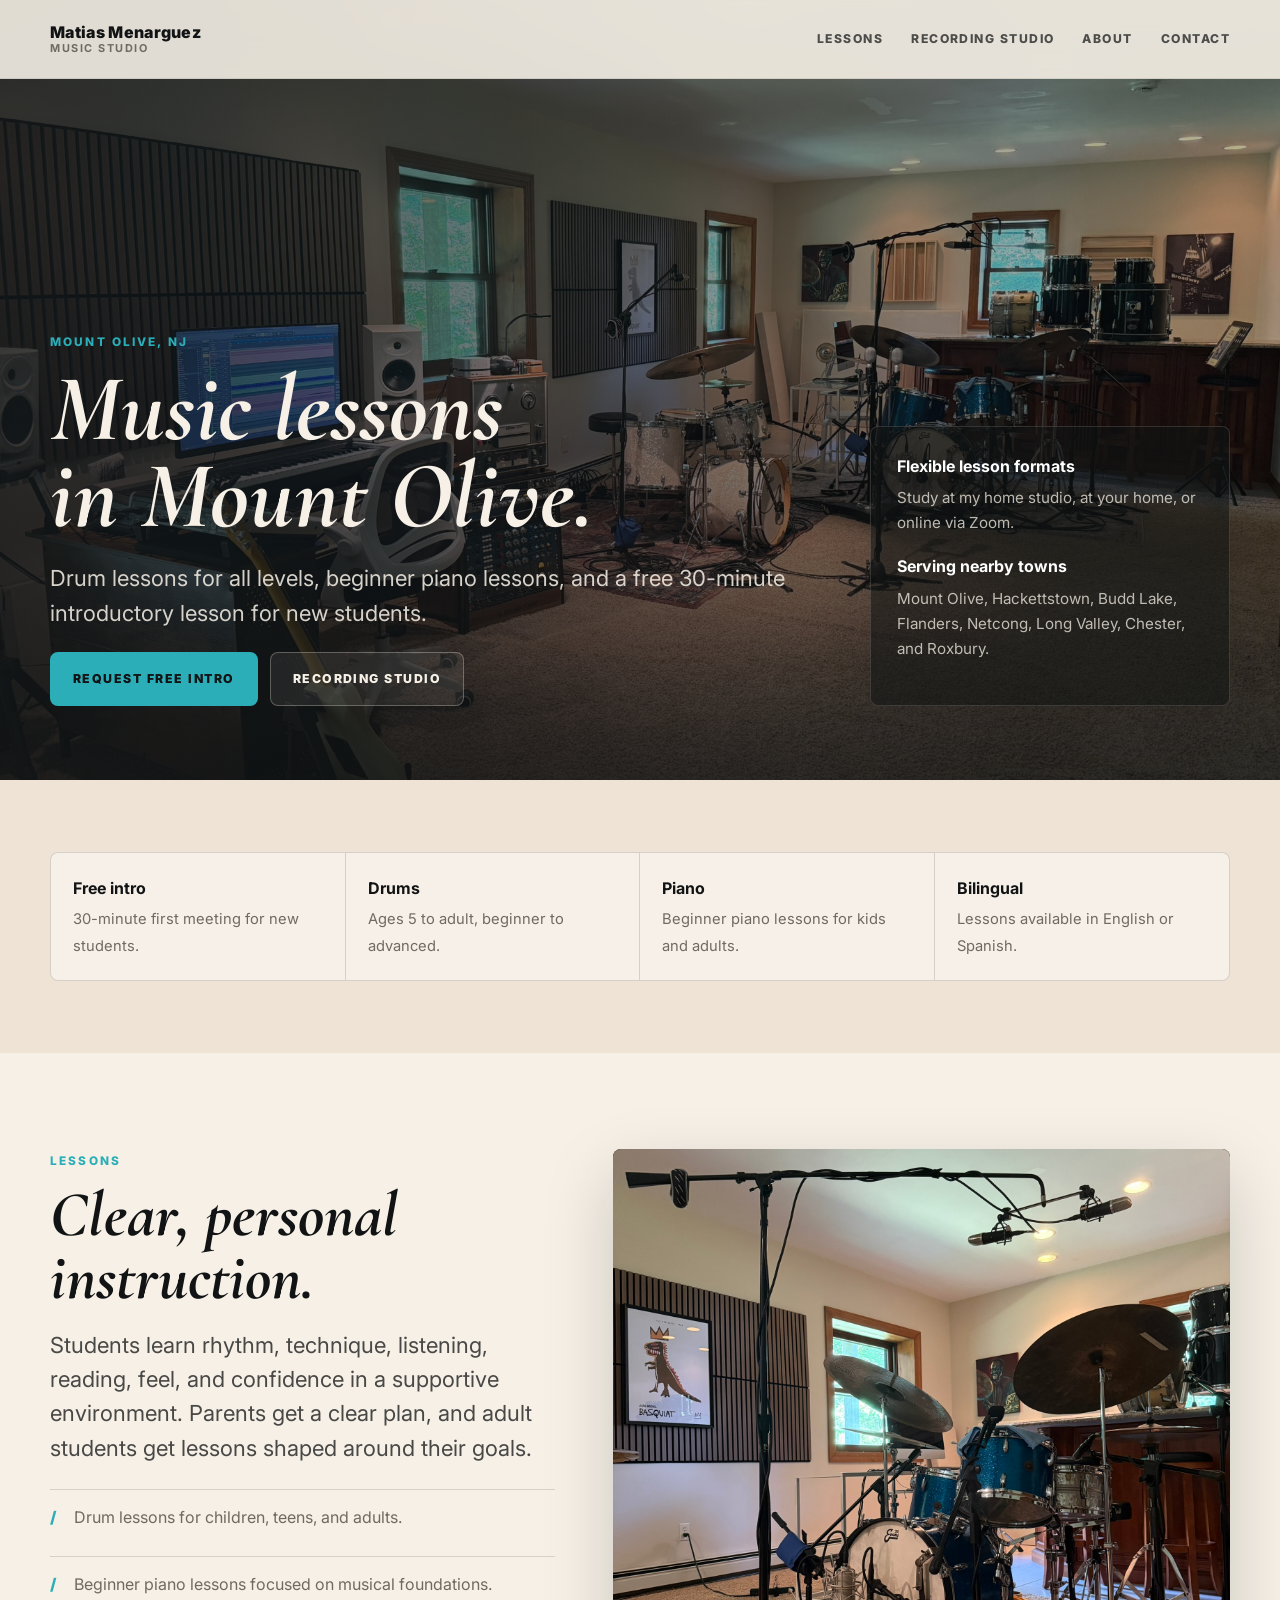
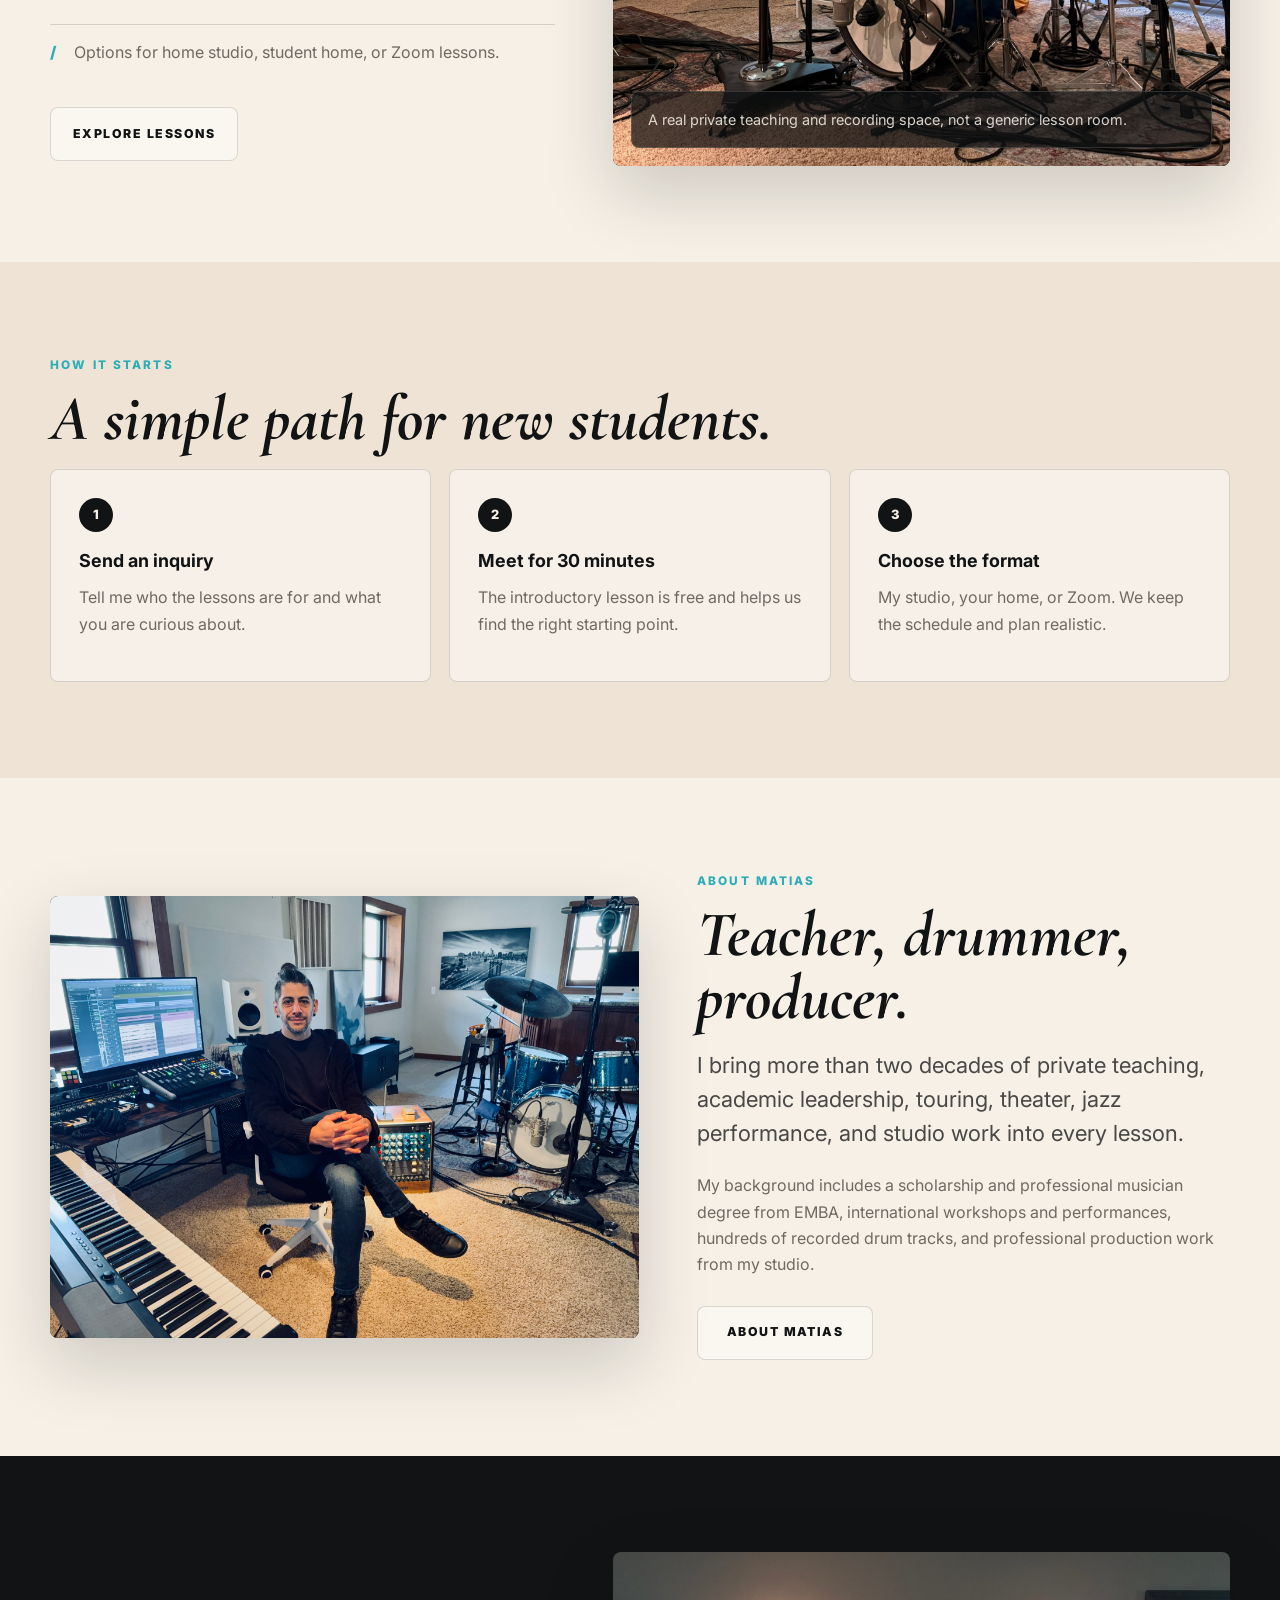
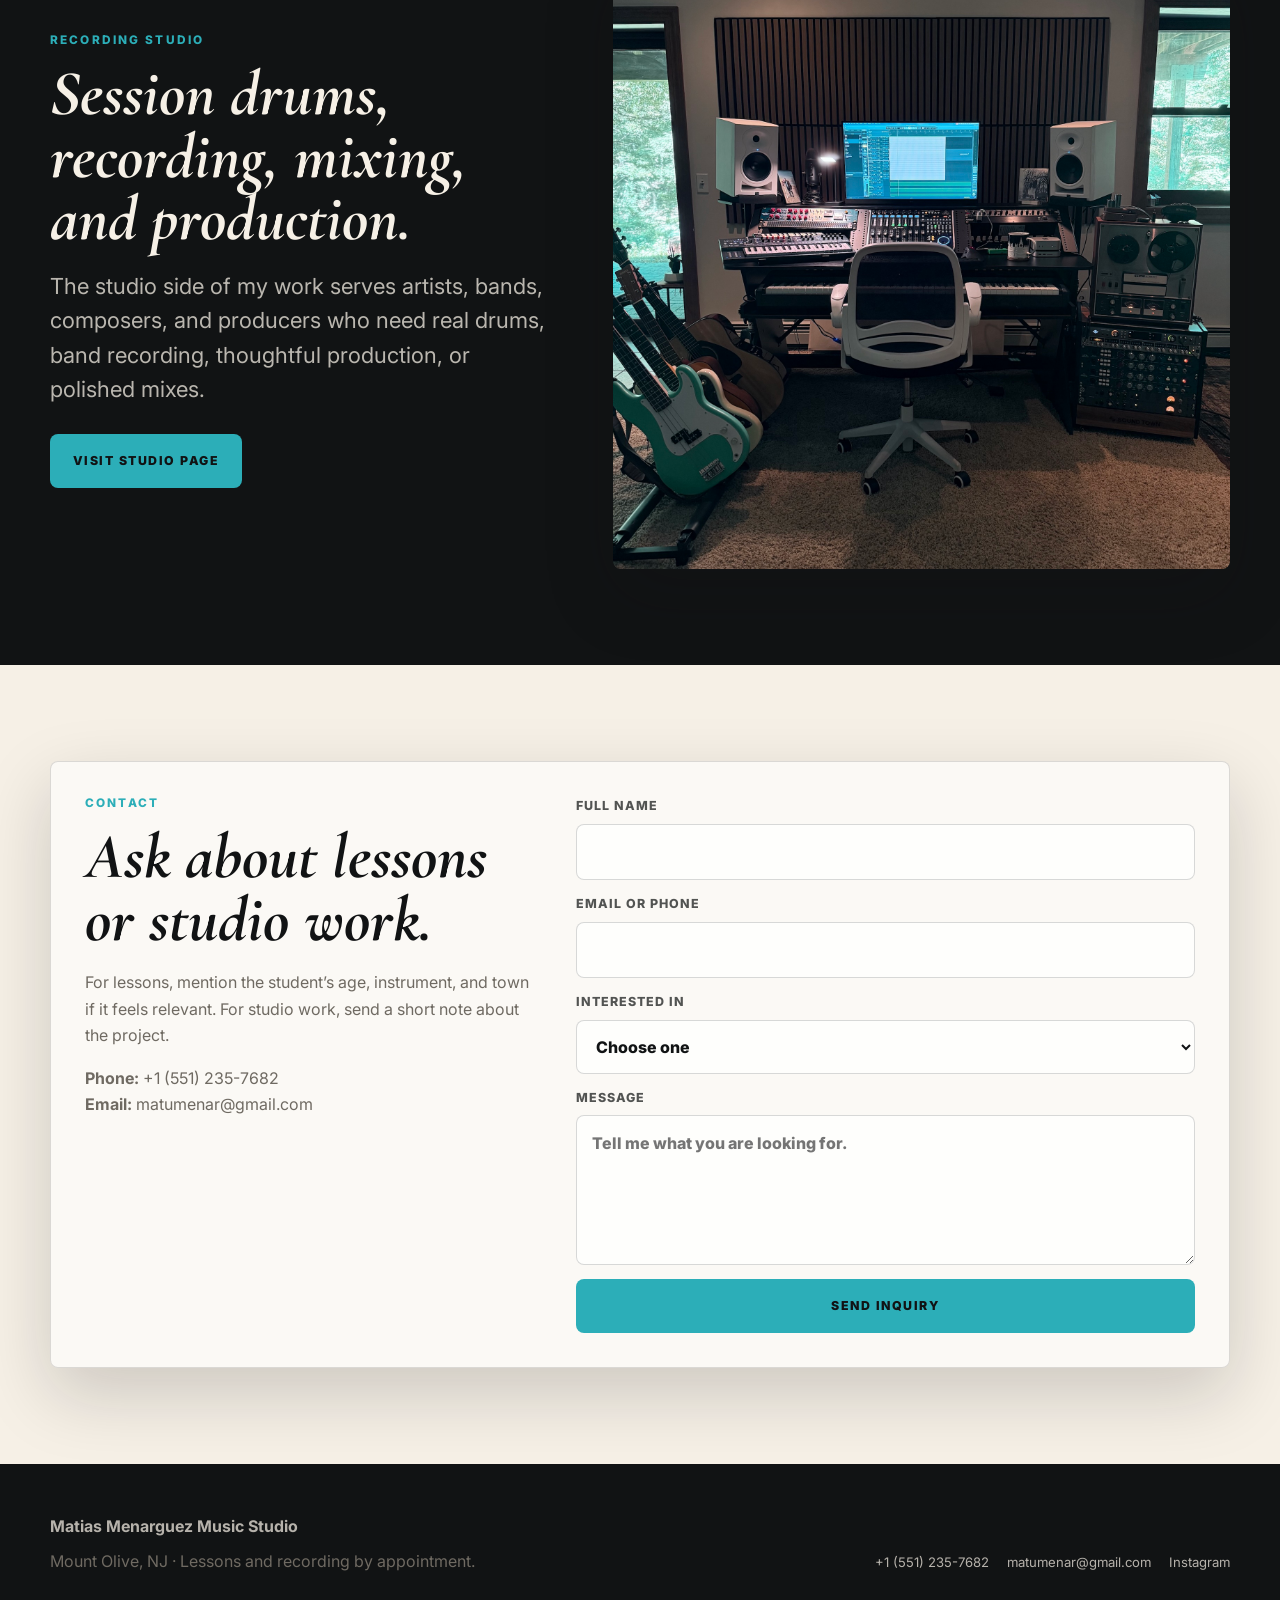
<file: index.html>
<!DOCTYPE html>
<html lang="en">
<head>
  <meta charset="UTF-8">
  <meta name="viewport" content="width=device-width, initial-scale=1.0">
  <!-- Google tag (gtag.js) -->
  <script async src="https://www.googletagmanager.com/gtag/js?id=G-Y1GDD7NSXY"></script>
  <script>
    window.dataLayer = window.dataLayer || [];
    function gtag(){dataLayer.push(arguments);}
    gtag('js', new Date());
    gtag('config', 'G-Y1GDD7NSXY');
  </script>
  <title>Music Lessons in Mount Olive, NJ | Matias Menarguez Music Studio</title>
  <meta name="description" content="Drum lessons, beginner piano lessons, and a professional recording studio in Mount Olive, NJ. Free 30-minute introductory lesson with Matias Menarguez.">
  <link rel="canonical" href="https://www.matiasmenarguez.com/">
  <meta property="og:title" content="Matias Menarguez Music Studio">
  <meta property="og:description" content="Drum lessons, beginner piano lessons, and professional recording services in Mount Olive, NJ.">
  <meta property="og:type" content="website">
  <meta property="og:url" content="https://www.matiasmenarguez.com/">
  <meta property="og:image" content="https://www.matiasmenarguez.com/img/studio%201.JPEG">
  <link rel="preconnect" href="https://fonts.googleapis.com">
  <link rel="preconnect" href="https://fonts.gstatic.com" crossorigin>
  <link href="https://fonts.googleapis.com/css2?family=Cormorant+Garamond:ital,wght@1,600;1,700&family=Inter:wght@400;500;650;700;800;850&display=swap" rel="stylesheet">
  <link rel="icon" href="favicon.svg" type="image/svg+xml">
  <link rel="stylesheet" href="css/styles.css">
  <script type="application/ld+json">
  {
    "@context": "https://schema.org",
    "@type": ["MusicSchool", "LocalBusiness"],
    "name": "Matias Menarguez Music Studio",
    "url": "https://www.matiasmenarguez.com/",
    "image": "https://www.matiasmenarguez.com/img/studio%201.JPEG",
    "telephone": "+15512357682",
    "email": "matumenar@gmail.com",
    "address": {
      "@type": "PostalAddress",
      "addressLocality": "Mount Olive",
      "addressRegion": "NJ",
      "addressCountry": "US"
    },
    "areaServed": ["Mount Olive NJ", "Hackettstown NJ", "Budd Lake NJ", "Flanders NJ", "Netcong NJ", "Long Valley NJ", "Chester NJ", "Roxbury NJ"],
    "priceRange": "$$",
    "sameAs": [
      "https://www.instagram.com/matumenar/",
      "https://soundbetter.com/profiles/55563-matias-menarguez",
      "https://www.airgigs.com/user/Matumenar"
    ],
    "makesOffer": [
      { "@type": "Offer", "name": "Free 30-minute introductory lesson", "itemOffered": { "@type": "Service", "name": "Music lesson consultation" } },
      { "@type": "Offer", "itemOffered": { "@type": "Service", "name": "Drum lessons" } },
      { "@type": "Offer", "itemOffered": { "@type": "Service", "name": "Beginner piano lessons" } },
      { "@type": "Offer", "itemOffered": { "@type": "Service", "name": "Recording, mixing, and music production" } }
    ]
  }
  </script>
</head>
<body>
  <header class="site-header">
    <nav class="nav" aria-label="Main navigation">
      <a class="brand" href="index.html">Matias Menarguez <small>Music Studio</small></a>
      <div class="nav-links">
        <a href="lessons.html">Lessons</a>
        <a href="studio.html">Recording Studio</a>
        <a href="about.html">About</a>
        <a href="#contact">Contact</a>
      </div>
      <button class="nav-toggle" type="button" aria-label="Open menu" aria-expanded="false" data-nav-toggle><span></span></button>
    </nav>
    <div class="mobile-panel" data-mobile-panel>
      <a href="lessons.html">Lessons</a>
      <a href="studio.html">Recording Studio</a>
      <a href="about.html">About Matias</a>
      <a href="#contact">Contact</a>
    </div>
  </header>

  <main>
    <section class="hero home-hero">
      <div class="wrap hero-grid">
        <div>
          <p class="eyebrow">Mount Olive, NJ</p>
          <h1>Music lessons<br>in Mount Olive.</h1>
          <p class="lead">Drum lessons for all levels, beginner piano lessons, and a free 30-minute introductory lesson for new students.</p>
          <div class="button-row">
            <a class="button button-primary" href="#contact">Request Free Intro</a>
            <a class="button button-secondary" href="studio.html">Recording Studio</a>
          </div>
        </div>
        <aside class="hero-card" aria-label="Lesson formats">
          <strong>Flexible lesson formats</strong>
          <p>Study at my home studio, at your home, or online via Zoom.</p>
          <strong>Serving nearby towns</strong>
          <p>Mount Olive, Hackettstown, Budd Lake, Flanders, Netcong, Long Valley, Chester, and Roxbury.</p>
        </aside>
      </div>
    </section>

    <section class="section-tight soft">
      <div class="wrap trust-strip" aria-label="Studio highlights">
        <div><strong>Free intro</strong><span>30-minute first meeting for new students.</span></div>
        <div><strong>Drums</strong><span>Ages 5 to adult, beginner to advanced.</span></div>
        <div><strong>Piano</strong><span>Beginner piano lessons for kids and adults.</span></div>
        <div><strong>Bilingual</strong><span>Lessons available in English or Spanish.</span></div>
      </div>
    </section>

    <section class="section" id="lessons-preview">
      <div class="wrap split">
        <div>
          <p class="eyebrow">Lessons</p>
          <h2>Clear, personal instruction.</h2>
          <p class="lead">Students learn rhythm, technique, listening, reading, feel, and confidence in a supportive environment. Parents get a clear plan, and adult students get lessons shaped around their goals.</p>
          <ul class="list">
            <li>Drum lessons for children, teens, and adults.</li>
            <li>Beginner piano lessons focused on musical foundations.</li>
            <li>Options for home studio, student home, or Zoom lessons.</li>
          </ul>
          <div class="button-row" style="margin-top: 28px;">
            <a class="button button-light" href="lessons.html">Explore Lessons</a>
          </div>
        </div>
        <div class="image-panel">
          <img src="img/drum kit 1.JPEG" alt="Drum kit set up inside Matias Menarguez Music Studio">
          <div class="image-note">A real private teaching and recording space, not a generic lesson room.</div>
        </div>
      </div>
    </section>

    <section class="section soft">
      <div class="wrap">
        <p class="eyebrow">How it starts</p>
        <h2>A simple path for new students.</h2>
        <div class="steps">
          <article class="step">
            <h3>Send an inquiry</h3>
            <p class="muted">Tell me who the lessons are for and what you are curious about.</p>
          </article>
          <article class="step">
            <h3>Meet for 30 minutes</h3>
            <p class="muted">The introductory lesson is free and helps us find the right starting point.</p>
          </article>
          <article class="step">
            <h3>Choose the format</h3>
            <p class="muted">My studio, your home, or Zoom. We keep the schedule and plan realistic.</p>
          </article>
        </div>
      </div>
    </section>

    <section class="section">
      <div class="wrap split reverse">
        <div class="image-panel short">
          <img src="img/me.jpg" alt="Matias Menarguez seated in his Mount Olive music studio">
        </div>
        <div>
          <p class="eyebrow">About Matias</p>
          <h2>Teacher, drummer, producer.</h2>
          <p class="lead">I bring more than two decades of private teaching, academic leadership, touring, theater, jazz performance, and studio work into every lesson.</p>
          <p class="muted">My background includes a scholarship and professional musician degree from EMBA, international workshops and performances, hundreds of recorded drum tracks, and professional production work from my studio.</p>
          <div class="button-row" style="margin-top: 28px;">
            <a class="button button-light" href="about.html">About Matias</a>
          </div>
        </div>
      </div>
    </section>

    <section class="section dark">
      <div class="wrap split">
        <div>
          <p class="eyebrow">Recording Studio</p>
          <h2>Session drums, recording, mixing, and production.</h2>
          <p class="lead">The studio side of my work serves artists, bands, composers, and producers who need real drums, band recording, thoughtful production, or polished mixes.</p>
          <div class="button-row" style="margin-top: 28px;">
            <a class="button button-primary" href="studio.html">Visit Studio Page</a>
          </div>
        </div>
        <div class="image-panel short">
          <img src="img/Desk.JPEG" alt="Recording desk and rack gear at Matias Menarguez Music Studio">
        </div>
      </div>
    </section>

    <section class="section" id="contact">
      <div class="wrap contact-panel">
        <div>
          <p class="eyebrow">Contact</p>
          <h2>Ask about lessons or studio work.</h2>
          <p class="muted">For lessons, mention the student’s age, instrument, and town if it feels relevant. For studio work, send a short note about the project.</p>
          <p class="muted"><strong>Phone:</strong> <a href="tel:+15512357682">+1 (551) 235-7682</a><br><strong>Email:</strong> <a href="mailto:matumenar@gmail.com">matumenar@gmail.com</a></p>
        </div>
        <form class="form" name="inquiry" method="POST" action="https://formsubmit.co/matumenar@gmail.com" data-lead-form>
          <input type="hidden" name="_subject" value="New inquiry from Matias Menarguez Music Studio">
          <input type="hidden" name="_next" value="https://www.matiasmenarguez.com/success.html">
          <input type="hidden" name="_template" value="table">
          <label class="hidden">Do not fill this out <input type="text" name="_honey"></label>
          <label>Full name <input type="text" name="name" autocomplete="name" required></label>
          <label>Email or phone <input type="text" name="contact" autocomplete="email" required></label>
          <label>Interested in
            <select name="interest" required>
              <option value="">Choose one</option>
              <option>Free 30-minute introductory lesson</option>
              <option>Drum lessons</option>
              <option>Beginner piano lessons</option>
              <option>Recording studio / session drums</option>
              <option>Mixing / production</option>
              <option>Not sure yet</option>
            </select>
          </label>
          <label>Message <textarea name="message" required placeholder="Tell me what you are looking for."></textarea></label>
          <button class="button button-primary" type="submit">Send Inquiry</button>
        </form>
      </div>
    </section>
  </main>

  <footer class="site-footer">
    <div class="footer-grid">
      <div>
        <strong>Matias Menarguez Music Studio</strong>
        <p class="muted" style="margin: 8px 0 0;">Mount Olive, NJ · Lessons and recording by appointment.</p>
      </div>
      <div class="footer-links">
        <a href="tel:+15512357682">+1 (551) 235-7682</a>
        <a href="mailto:matumenar@gmail.com">matumenar@gmail.com</a>
        <a href="https://instagram.com/matumenar" target="_blank" rel="noopener noreferrer">Instagram</a>
      </div>
    </div>
  </footer>

  <script src="js/site.js"></script>
</body>
</html>
</file>
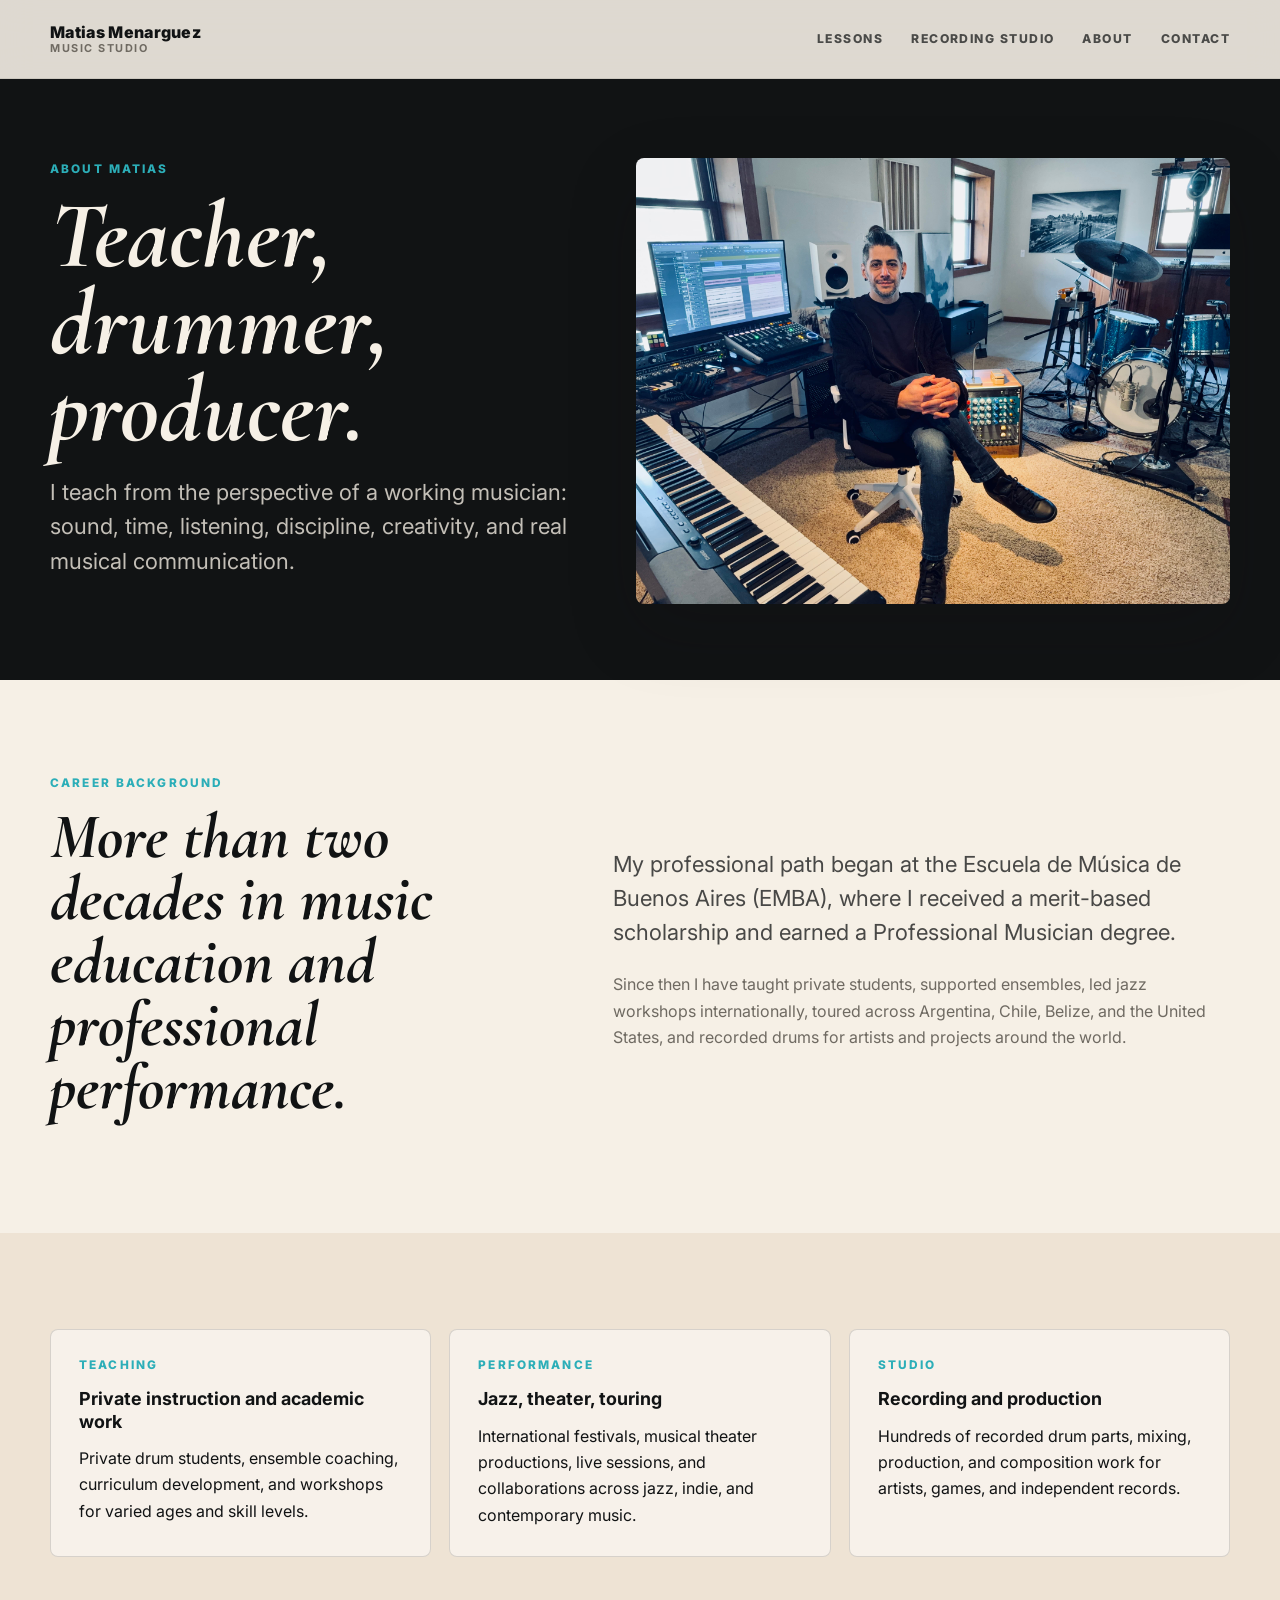
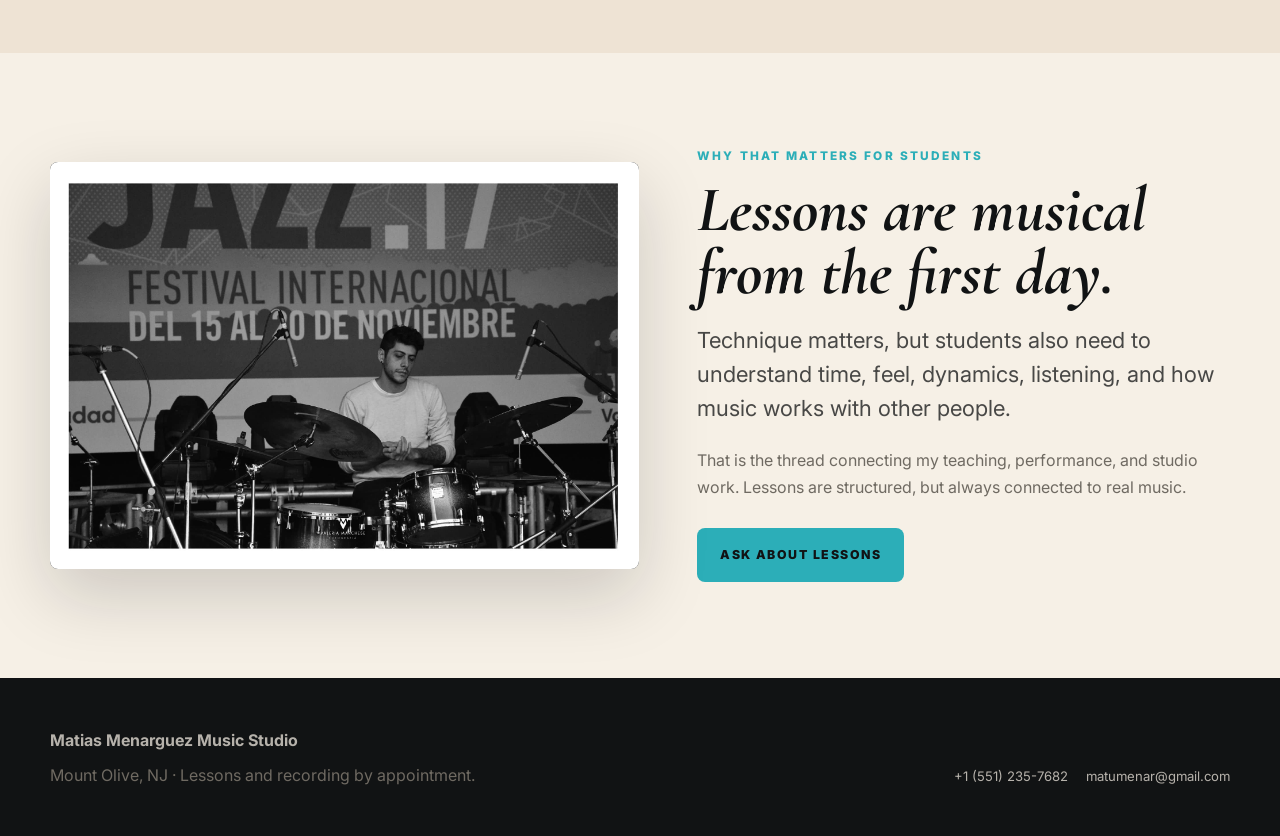
<file: about.html>
<!DOCTYPE html>
<html lang="en">
<head>
  <meta charset="UTF-8">
  <meta name="viewport" content="width=device-width, initial-scale=1.0">
  <!-- Google tag (gtag.js) -->
  <script async src="https://www.googletagmanager.com/gtag/js?id=G-Y1GDD7NSXY"></script>
  <script>
    window.dataLayer = window.dataLayer || [];
    function gtag(){dataLayer.push(arguments);}
    gtag('js', new Date());
    gtag('config', 'G-Y1GDD7NSXY');
  </script>
  <title>About Matias Menarguez | Music Teacher, Drummer & Producer</title>
  <meta name="description" content="About Matias Menarguez: bilingual music educator, session drummer, producer, composer, and owner of Matias Menarguez Music Studio in Mount Olive, NJ.">
  <link rel="canonical" href="https://www.matiasmenarguez.com/about.html">
  <link rel="preconnect" href="https://fonts.googleapis.com">
  <link rel="preconnect" href="https://fonts.gstatic.com" crossorigin>
  <link href="https://fonts.googleapis.com/css2?family=Cormorant+Garamond:ital,wght@1,600;1,700&family=Inter:wght@400;500;650;700;800;850&display=swap" rel="stylesheet">
  <link rel="icon" href="favicon.svg" type="image/svg+xml">
  <link rel="stylesheet" href="css/styles.css">
</head>
<body>
  <header class="site-header">
    <nav class="nav" aria-label="Main navigation">
      <a class="brand" href="index.html">Matias Menarguez <small>Music Studio</small></a>
      <div class="nav-links">
        <a href="lessons.html">Lessons</a>
        <a href="studio.html">Recording Studio</a>
        <a href="about.html">About</a>
        <a href="index.html#contact">Contact</a>
      </div>
      <button class="nav-toggle" type="button" aria-label="Open menu" aria-expanded="false" data-nav-toggle><span></span></button>
    </nav>
    <div class="mobile-panel" data-mobile-panel>
      <a href="index.html">Home</a>
      <a href="lessons.html">Lessons</a>
      <a href="studio.html">Recording Studio</a>
      <a href="index.html#contact">Contact</a>
    </div>
  </header>

  <main>
    <section class="page-hero">
      <div class="wrap page-hero-inner">
        <div>
          <p class="eyebrow">About Matias</p>
          <h1>Teacher, drummer, producer.</h1>
          <p class="lead">I teach from the perspective of a working musician: sound, time, listening, discipline, creativity, and real musical communication.</p>
        </div>
        <img src="img/me.jpg" alt="Matias Menarguez in his Mount Olive studio">
      </div>
    </section>

    <section class="section">
      <div class="wrap split">
        <div>
          <p class="eyebrow">Career background</p>
          <h2>More than two decades in music education and professional performance.</h2>
        </div>
        <div>
          <p class="lead">My professional path began at the Escuela de Música de Buenos Aires (EMBA), where I received a merit-based scholarship and earned a Professional Musician degree.</p>
          <p class="muted">Since then I have taught private students, supported ensembles, led jazz workshops internationally, toured across Argentina, Chile, Belize, and the United States, and recorded drums for artists and projects around the world.</p>
        </div>
      </div>
    </section>

    <section class="section soft">
      <div class="wrap cards">
        <article class="card"><p class="eyebrow">Teaching</p><h3>Private instruction and academic work</h3><p>Private drum students, ensemble coaching, curriculum development, and workshops for varied ages and skill levels.</p></article>
        <article class="card"><p class="eyebrow">Performance</p><h3>Jazz, theater, touring</h3><p>International festivals, musical theater productions, live sessions, and collaborations across jazz, indie, and contemporary music.</p></article>
        <article class="card"><p class="eyebrow">Studio</p><h3>Recording and production</h3><p>Hundreds of recorded drum parts, mixing, production, and composition work for artists, games, and independent records.</p></article>
      </div>
    </section>

    <section class="section">
      <div class="wrap split reverse">
        <div class="image-panel short"><img src="img/me scenario.JPG" alt="Matias Menarguez performing at an international jazz festival"></div>
        <div>
          <p class="eyebrow">Why that matters for students</p>
          <h2>Lessons are musical from the first day.</h2>
          <p class="lead">Technique matters, but students also need to understand time, feel, dynamics, listening, and how music works with other people.</p>
          <p class="muted">That is the thread connecting my teaching, performance, and studio work. Lessons are structured, but always connected to real music.</p>
          <div class="button-row" style="margin-top: 28px;"><a class="button button-primary" href="index.html#contact">Ask About Lessons</a></div>
        </div>
      </div>
    </section>
  </main>

  <footer class="site-footer">
    <div class="footer-grid">
      <div><strong>Matias Menarguez Music Studio</strong><p class="muted" style="margin: 8px 0 0;">Mount Olive, NJ · Lessons and recording by appointment.</p></div>
      <div class="footer-links"><a href="tel:+15512357682">+1 (551) 235-7682</a><a href="mailto:matumenar@gmail.com">matumenar@gmail.com</a></div>
    </div>
  </footer>

  <script src="js/site.js"></script>
</body>
</html>
</file>
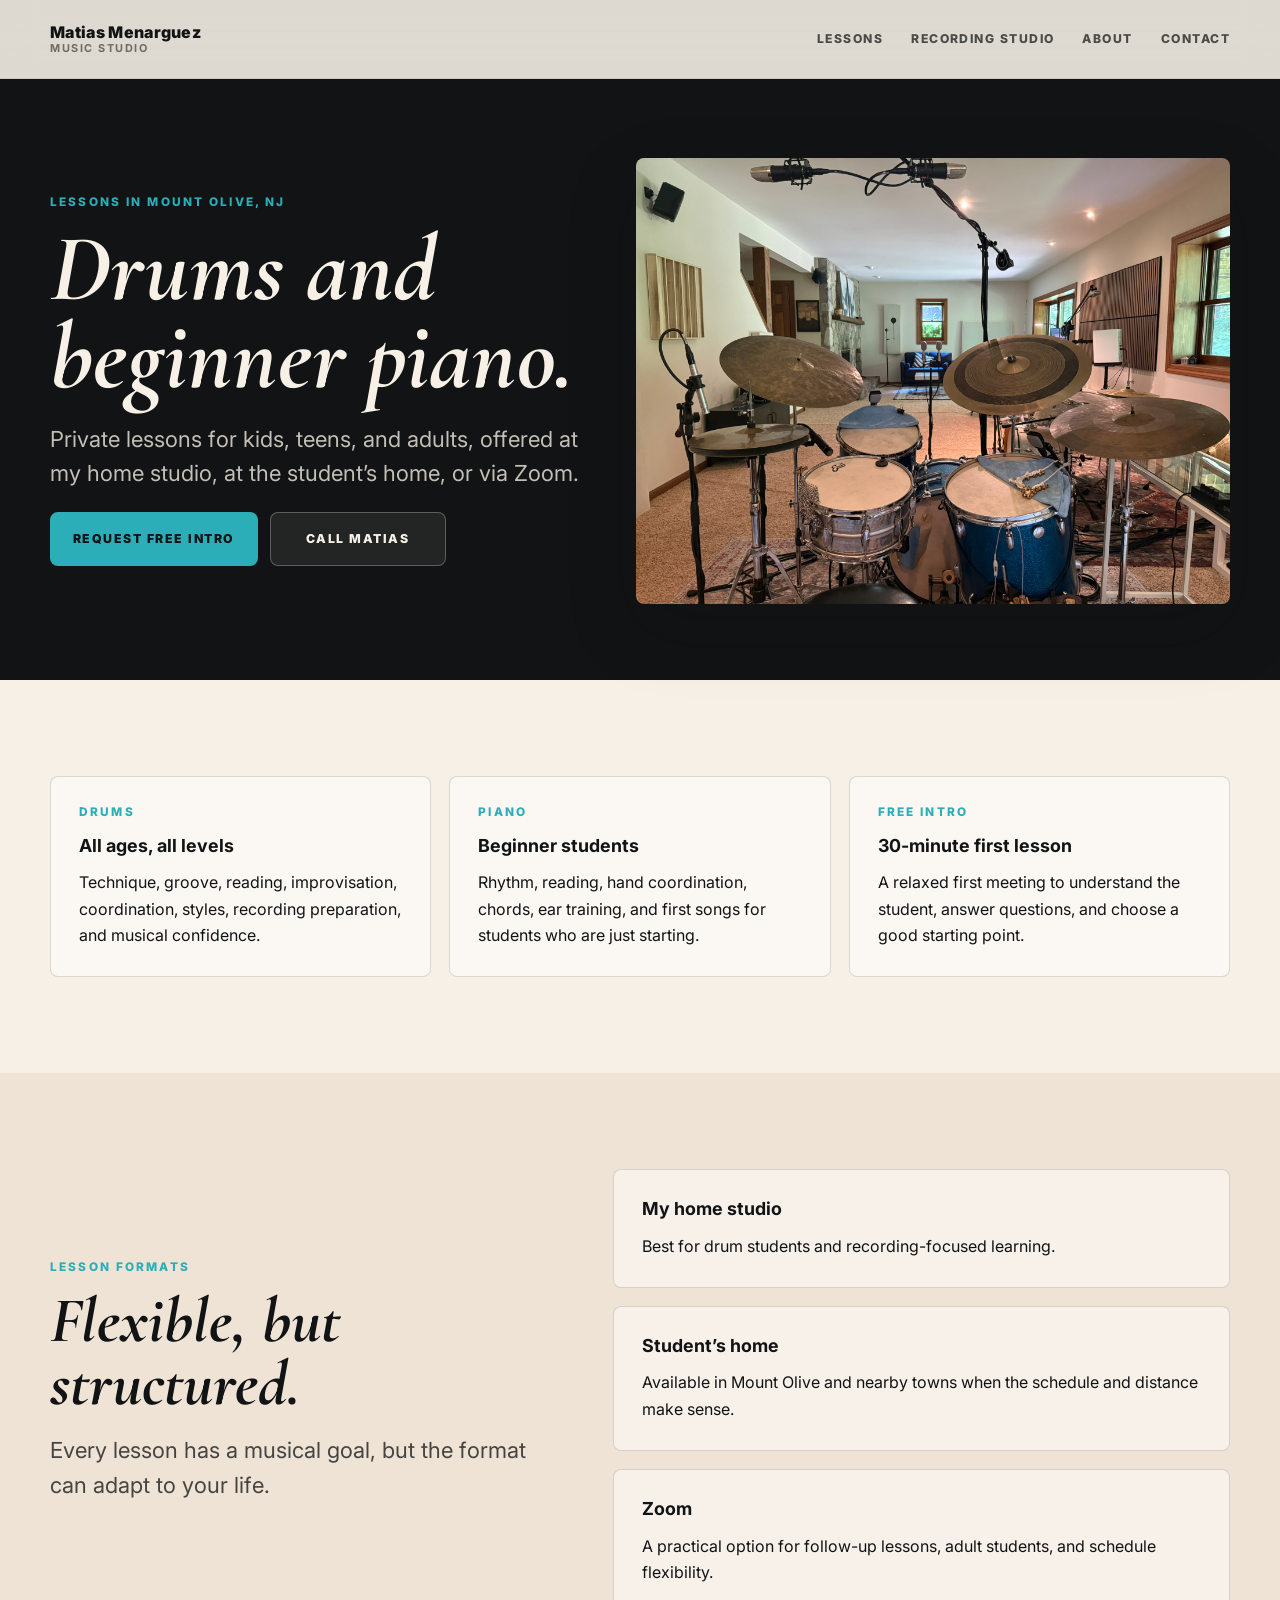
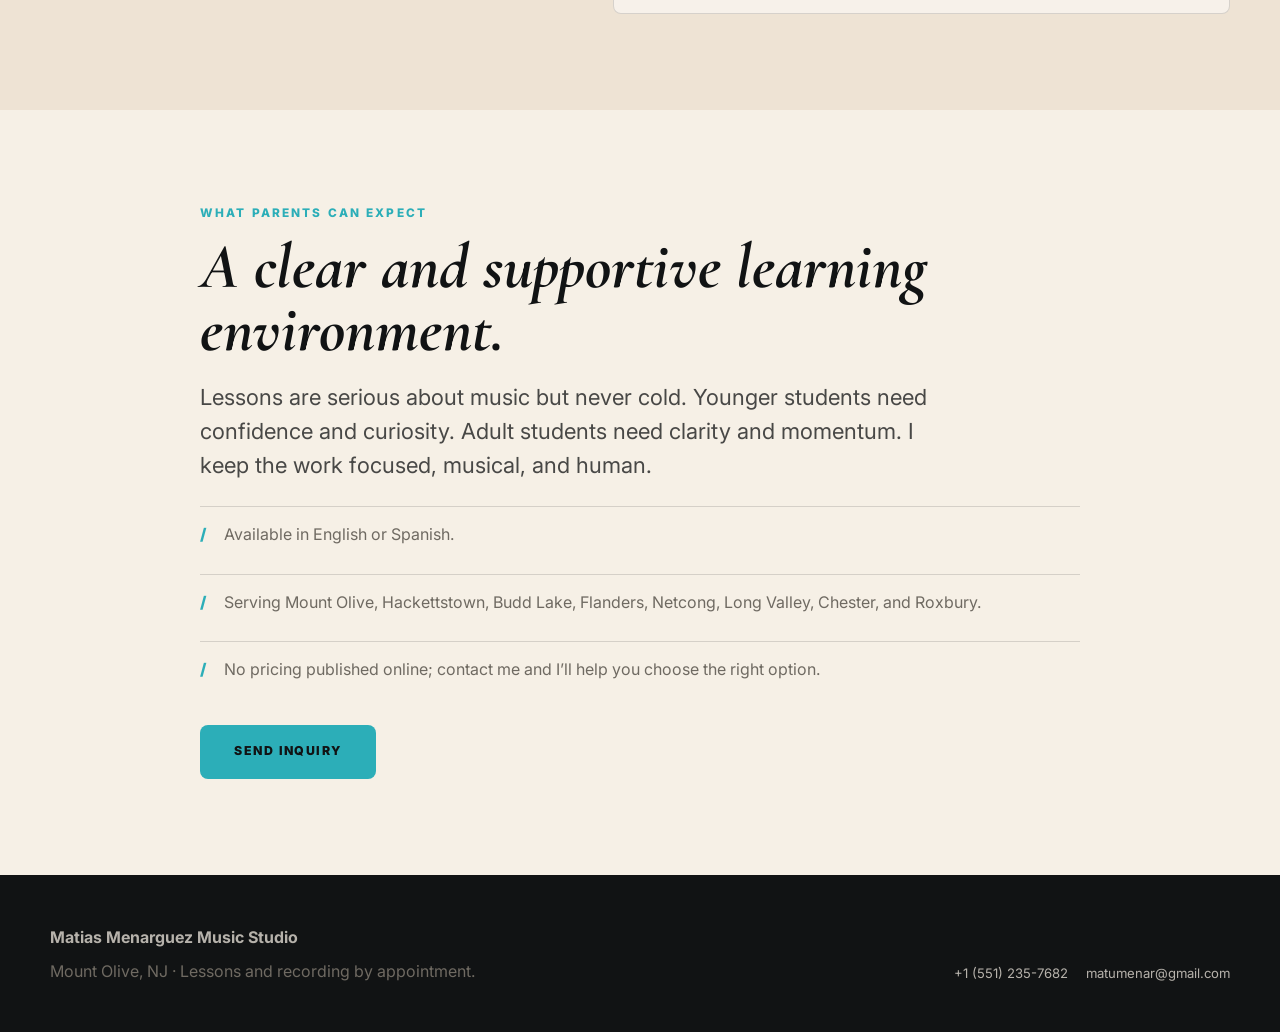
<file: lessons.html>
<!DOCTYPE html>
<html lang="en">
<head>
  <meta charset="UTF-8">
  <meta name="viewport" content="width=device-width, initial-scale=1.0">
  <!-- Google tag (gtag.js) -->
  <script async src="https://www.googletagmanager.com/gtag/js?id=G-Y1GDD7NSXY"></script>
  <script>
    window.dataLayer = window.dataLayer || [];
    function gtag(){dataLayer.push(arguments);}
    gtag('js', new Date());
    gtag('config', 'G-Y1GDD7NSXY');
  </script>
  <title>Drum & Beginner Piano Lessons in Mount Olive, NJ | Matias Menarguez</title>
  <meta name="description" content="Private drum lessons and beginner piano lessons in Mount Olive, NJ. Home studio, student home, or Zoom. Free 30-minute introductory lesson.">
  <link rel="canonical" href="https://www.matiasmenarguez.com/lessons.html">
  <link rel="preconnect" href="https://fonts.googleapis.com">
  <link rel="preconnect" href="https://fonts.gstatic.com" crossorigin>
  <link href="https://fonts.googleapis.com/css2?family=Cormorant+Garamond:ital,wght@1,600;1,700&family=Inter:wght@400;500;650;700;800;850&display=swap" rel="stylesheet">
  <link rel="icon" href="favicon.svg" type="image/svg+xml">
  <link rel="stylesheet" href="css/styles.css">
  <script type="application/ld+json">
  {
    "@context": "https://schema.org",
    "@type": "Service",
    "name": "Drum and Beginner Piano Lessons in Mount Olive, NJ",
    "serviceType": "Music lessons",
    "provider": {
      "@type": "MusicSchool",
      "name": "Matias Menarguez Music Studio",
      "telephone": "+15512357682",
      "url": "https://www.matiasmenarguez.com/"
    },
    "areaServed": ["Mount Olive NJ", "Hackettstown NJ", "Budd Lake NJ", "Flanders NJ", "Netcong NJ", "Long Valley NJ", "Chester NJ", "Roxbury NJ"]
  }
  </script>
</head>
<body>
  <header class="site-header">
    <nav class="nav" aria-label="Main navigation">
      <a class="brand" href="index.html">Matias Menarguez <small>Music Studio</small></a>
      <div class="nav-links">
        <a href="lessons.html">Lessons</a>
        <a href="studio.html">Recording Studio</a>
        <a href="about.html">About</a>
        <a href="index.html#contact">Contact</a>
      </div>
      <button class="nav-toggle" type="button" aria-label="Open menu" aria-expanded="false" data-nav-toggle><span></span></button>
    </nav>
    <div class="mobile-panel" data-mobile-panel>
      <a href="index.html">Home</a>
      <a href="studio.html">Recording Studio</a>
      <a href="about.html">About Matias</a>
      <a href="index.html#contact">Contact</a>
    </div>
  </header>

  <main>
    <section class="page-hero">
      <div class="wrap page-hero-inner">
        <div>
          <p class="eyebrow">Lessons in Mount Olive, NJ</p>
          <h1>Drums and beginner piano.</h1>
          <p class="lead">Private lessons for kids, teens, and adults, offered at my home studio, at the student’s home, or via Zoom.</p>
          <div class="button-row">
            <a class="button button-primary" href="index.html#contact">Request Free Intro</a>
            <a class="button button-secondary" href="tel:+15512357682">Call Matias</a>
          </div>
        </div>
        <img src="img/drums pov.JPEG" alt="View from the drum kit inside Matias Menarguez Music Studio">
      </div>
    </section>

    <section class="section">
      <div class="wrap cards">
        <article class="card">
          <p class="eyebrow">Drums</p>
          <h3>All ages, all levels</h3>
          <p>Technique, groove, reading, improvisation, coordination, styles, recording preparation, and musical confidence.</p>
        </article>
        <article class="card">
          <p class="eyebrow">Piano</p>
          <h3>Beginner students</h3>
          <p>Rhythm, reading, hand coordination, chords, ear training, and first songs for students who are just starting.</p>
        </article>
        <article class="card">
          <p class="eyebrow">Free intro</p>
          <h3>30-minute first lesson</h3>
          <p>A relaxed first meeting to understand the student, answer questions, and choose a good starting point.</p>
        </article>
      </div>
    </section>

    <section class="section soft">
      <div class="wrap split">
        <div>
          <p class="eyebrow">Lesson formats</p>
          <h2>Flexible, but structured.</h2>
          <p class="lead">Every lesson has a musical goal, but the format can adapt to your life.</p>
        </div>
        <div class="cards" style="grid-template-columns: 1fr;">
          <article class="card"><h3>My home studio</h3><p>Best for drum students and recording-focused learning.</p></article>
          <article class="card"><h3>Student’s home</h3><p>Available in Mount Olive and nearby towns when the schedule and distance make sense.</p></article>
          <article class="card"><h3>Zoom</h3><p>A practical option for follow-up lessons, adult students, and schedule flexibility.</p></article>
        </div>
      </div>
    </section>

    <section class="section">
      <div class="narrow">
        <p class="eyebrow">What parents can expect</p>
        <h2>A clear and supportive learning environment.</h2>
        <p class="lead">Lessons are serious about music but never cold. Younger students need confidence and curiosity. Adult students need clarity and momentum. I keep the work focused, musical, and human.</p>
        <ul class="list">
          <li>Available in English or Spanish.</li>
          <li>Serving Mount Olive, Hackettstown, Budd Lake, Flanders, Netcong, Long Valley, Chester, and Roxbury.</li>
          <li>No pricing published online; contact me and I’ll help you choose the right option.</li>
        </ul>
        <div class="button-row" style="margin-top: 28px;">
          <a class="button button-primary" href="index.html#contact">Send Inquiry</a>
        </div>
      </div>
    </section>
  </main>

  <footer class="site-footer">
    <div class="footer-grid">
      <div><strong>Matias Menarguez Music Studio</strong><p class="muted" style="margin: 8px 0 0;">Mount Olive, NJ · Lessons and recording by appointment.</p></div>
      <div class="footer-links"><a href="tel:+15512357682">+1 (551) 235-7682</a><a href="mailto:matumenar@gmail.com">matumenar@gmail.com</a></div>
    </div>
  </footer>

  <script src="js/site.js"></script>
</body>
</html>
</file>
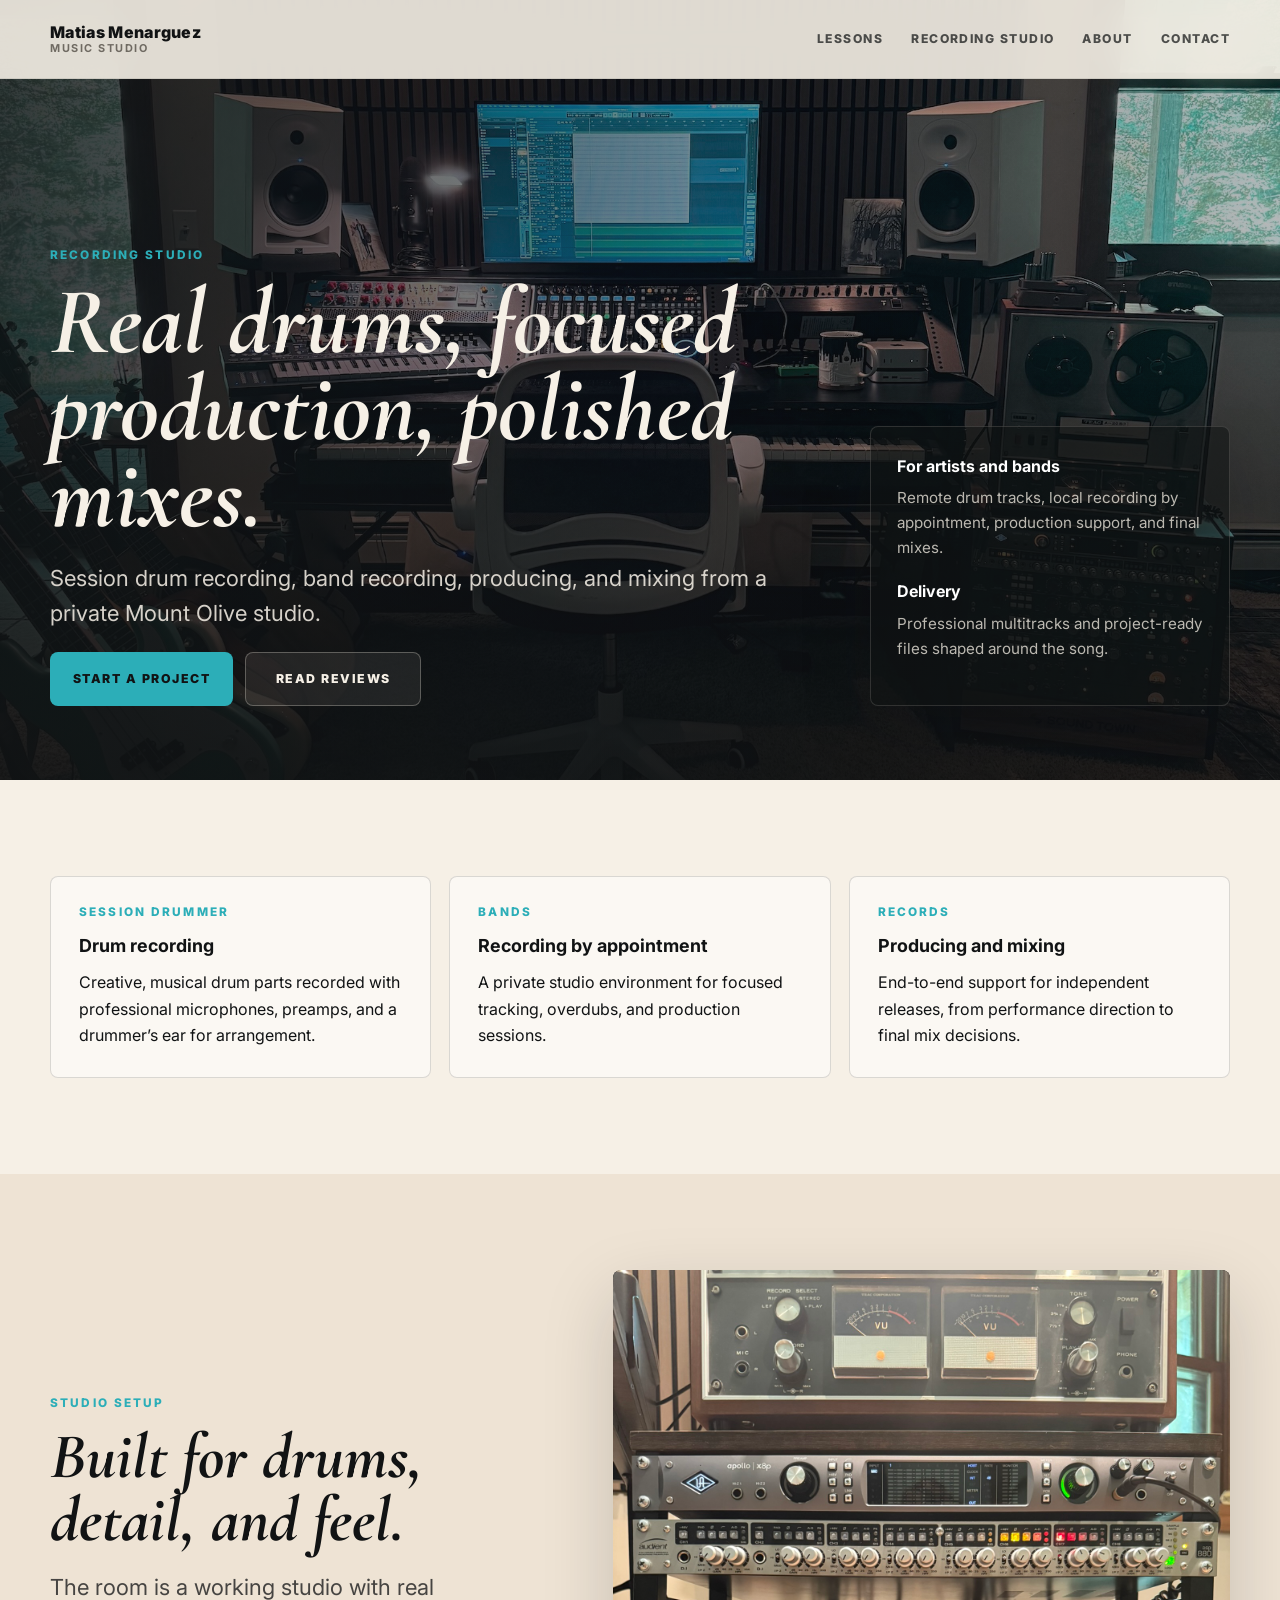
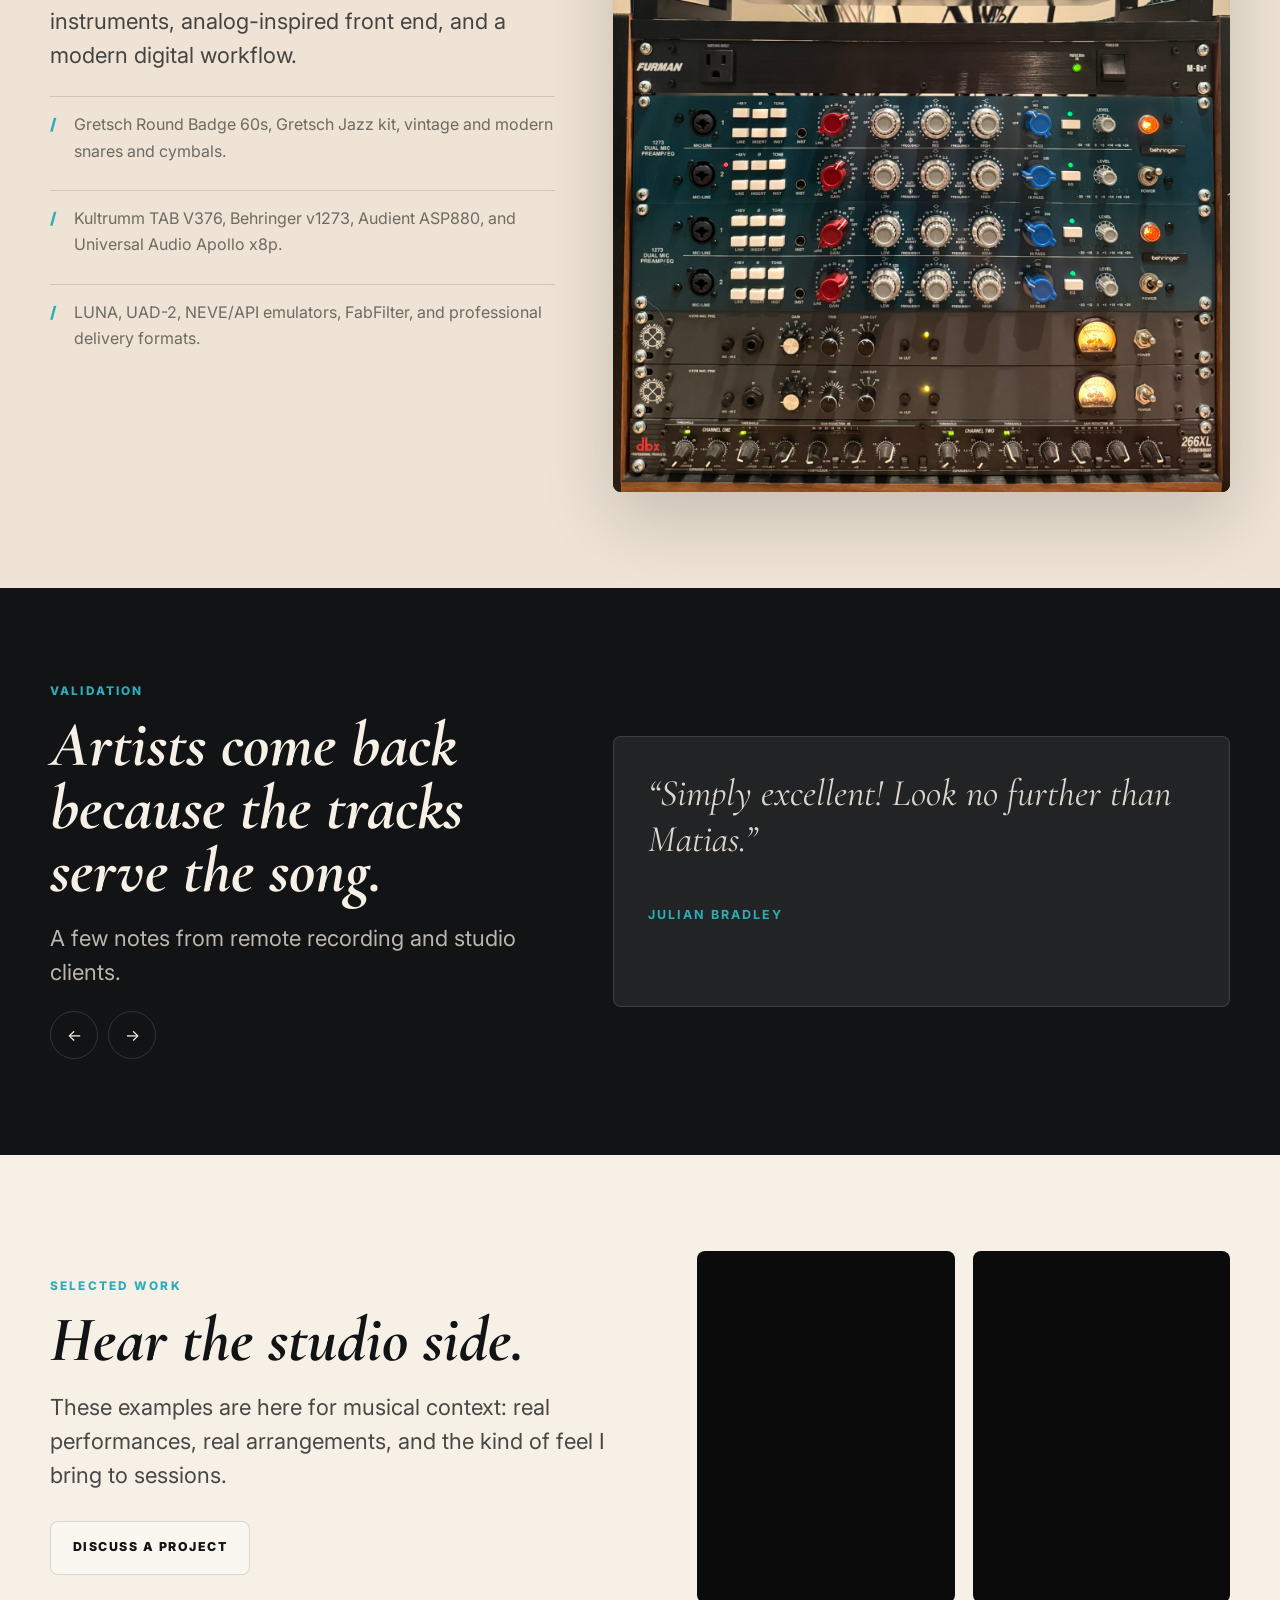
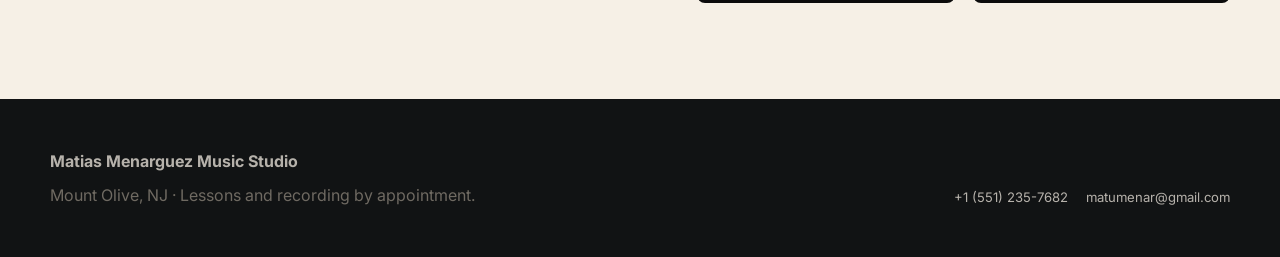
<file: studio.html>
<!DOCTYPE html>
<html lang="en">
<head>
  <meta charset="UTF-8">
  <meta name="viewport" content="width=device-width, initial-scale=1.0">
  <!-- Google tag (gtag.js) -->
  <script async src="https://www.googletagmanager.com/gtag/js?id=G-Y1GDD7NSXY"></script>
  <script>
    window.dataLayer = window.dataLayer || [];
    function gtag(){dataLayer.push(arguments);}
    gtag('js', new Date());
    gtag('config', 'G-Y1GDD7NSXY');
  </script>
  <title>Recording Studio & Session Drummer in Mount Olive, NJ | Matias Menarguez</title>
  <meta name="description" content="Professional drum recording, session drummer work, band recording, producing, and mixing from Matias Menarguez Music Studio in Mount Olive, NJ.">
  <link rel="canonical" href="https://www.matiasmenarguez.com/studio.html">
  <meta property="og:title" content="Recording Studio & Session Drummer in Mount Olive, NJ">
  <meta property="og:description" content="Session drums, band recording, production, and mixing from Matias Menarguez Music Studio.">
  <meta property="og:type" content="website">
  <meta property="og:url" content="https://www.matiasmenarguez.com/studio.html">
  <meta property="og:image" content="https://www.matiasmenarguez.com/img/Desk.JPEG">
  <link rel="preconnect" href="https://fonts.googleapis.com">
  <link rel="preconnect" href="https://fonts.gstatic.com" crossorigin>
  <link href="https://fonts.googleapis.com/css2?family=Cormorant+Garamond:ital,wght@1,600;1,700&family=Inter:wght@400;500;650;700;800;850&display=swap" rel="stylesheet">
  <link rel="icon" href="favicon.svg" type="image/svg+xml">
  <link rel="stylesheet" href="css/styles.css">
  <script type="application/ld+json">
  {
    "@context": "https://schema.org",
    "@type": "Service",
    "name": "Recording Studio, Session Drums, Mixing and Production",
    "serviceType": "Recording studio",
    "provider": {
      "@type": "LocalBusiness",
      "name": "Matias Menarguez Music Studio",
      "telephone": "+15512357682",
      "url": "https://www.matiasmenarguez.com/"
    },
    "areaServed": ["Mount Olive NJ", "Hackettstown NJ", "Budd Lake NJ", "Flanders NJ", "Netcong NJ", "Long Valley NJ", "Chester NJ", "Roxbury NJ"]
  }
  </script>
</head>
<body>
  <header class="site-header">
    <nav class="nav" aria-label="Main navigation">
      <a class="brand" href="index.html">Matias Menarguez <small>Music Studio</small></a>
      <div class="nav-links">
        <a href="lessons.html">Lessons</a>
        <a href="studio.html">Recording Studio</a>
        <a href="about.html">About</a>
        <a href="index.html#contact">Contact</a>
      </div>
      <button class="nav-toggle" type="button" aria-label="Open menu" aria-expanded="false" data-nav-toggle><span></span></button>
    </nav>
    <div class="mobile-panel" data-mobile-panel>
      <a href="index.html">Home</a>
      <a href="lessons.html">Lessons</a>
      <a href="about.html">About Matias</a>
      <a href="index.html#contact">Contact</a>
    </div>
  </header>

  <main>
    <section class="hero studio-hero">
      <div class="wrap hero-grid">
        <div>
          <p class="eyebrow">Recording Studio</p>
          <h1>Real drums, focused production, polished mixes.</h1>
          <p class="lead">Session drum recording, band recording, producing, and mixing from a private Mount Olive studio.</p>
          <div class="button-row">
            <a class="button button-primary" href="index.html#contact">Start a Project</a>
            <a class="button button-secondary" href="#reviews">Read Reviews</a>
          </div>
        </div>
        <aside class="hero-card">
          <strong>For artists and bands</strong>
          <p>Remote drum tracks, local recording by appointment, production support, and final mixes.</p>
          <strong>Delivery</strong>
          <p>Professional multitracks and project-ready files shaped around the song.</p>
        </aside>
      </div>
    </section>

    <section class="section">
      <div class="wrap cards">
        <article class="card"><p class="eyebrow">Session drummer</p><h3>Drum recording</h3><p>Creative, musical drum parts recorded with professional microphones, preamps, and a drummer’s ear for arrangement.</p></article>
        <article class="card"><p class="eyebrow">Bands</p><h3>Recording by appointment</h3><p>A private studio environment for focused tracking, overdubs, and production sessions.</p></article>
        <article class="card"><p class="eyebrow">Records</p><h3>Producing and mixing</h3><p>End-to-end support for independent releases, from performance direction to final mix decisions.</p></article>
      </div>
    </section>

    <section class="section soft">
      <div class="wrap split">
        <div>
          <p class="eyebrow">Studio setup</p>
          <h2>Built for drums, detail, and feel.</h2>
          <p class="lead">The room is a working studio with real instruments, analog-inspired front end, and a modern digital workflow.</p>
          <ul class="list">
            <li>Gretsch Round Badge 60s, Gretsch Jazz kit, vintage and modern snares and cymbals.</li>
            <li>Kultrumm TAB V376, Behringer v1273, Audient ASP880, and Universal Audio Apollo x8p.</li>
            <li>LUNA, UAD-2, NEVE/API emulators, FabFilter, and professional delivery formats.</li>
          </ul>
        </div>
        <div class="image-panel">
          <img src="img/rack 2.JPEG" alt="Rack gear at Matias Menarguez Music Studio">
        </div>
      </div>
    </section>

    <section class="section dark" id="reviews">
      <div class="wrap split">
        <div>
          <p class="eyebrow">Validation</p>
          <h2>Artists come back because the tracks serve the song.</h2>
          <p class="lead">A few notes from remote recording and studio clients.</p>
          <div class="carousel-controls">
            <button class="icon-button" type="button" aria-label="Previous review" data-review-prev>&larr;</button>
            <button class="icon-button" type="button" aria-label="Next review" data-review-next>&rarr;</button>
          </div>
        </div>
        <div class="review-shell">
          <div class="reviews" data-reviews>
            <article class="review"><p>“Simply excellent! Look no further than Matias.”</p><strong>Julian Bradley</strong></article>
            <article class="review"><p>“His drums are killer and he's been incredibly patient. Thank you so much Matias!”</p><strong>Josiah Mann</strong></article>
            <article class="review"><p>“Matias is a great player. He is a very musical drummer who is sensitive to dynamics, emotion and atmosphere.”</p><strong>Charles Berthoud</strong></article>
            <article class="review"><p>“Fantastic playing, great quality audio and mixing, and super friendly and attentive.”</p><strong>Tommy Buckley</strong></article>
            <article class="review"><p>“Matias always exceeds expectations and delivers top quality drum tracks for your project.”</p><strong>Bav</strong></article>
            <article class="review"><p>“Matias delivered exactly what I asked for in less than 24 hours.”</p><strong>Michael Waite</strong></article>
            <article class="review"><p>“His drum parts are in the pocket and highly creative. His tracks sound perfect.”</p><strong>Jeff Lopez</strong></article>
            <article class="review"><p>“Matias is an awesome drummer, he completely understood what the track needed and delivered quickly.”</p><strong>Jonny Kerry</strong></article>
          </div>
        </div>
      </div>
    </section>

    <section class="section">
      <div class="wrap split reverse">
        <div>
          <p class="eyebrow">Selected work</p>
          <h2>Hear the studio side.</h2>
          <p class="lead">These examples are here for musical context: real performances, real arrangements, and the kind of feel I bring to sessions.</p>
          <div class="button-row" style="margin-top: 28px;"><a class="button button-light" href="index.html#contact">Discuss a Project</a></div>
        </div>
        <div class="spotify-grid">
          <iframe class="spotify" src="https://open.spotify.com/embed/playlist/2rPdxmddcXXQ8GB6F5w9zR?utm_source=generator" allow="autoplay; clipboard-write; encrypted-media; fullscreen; picture-in-picture" loading="lazy" title="Session drums playlist"></iframe>
          <iframe class="spotify" src="https://open.spotify.com/embed/album/3z7xU39JmDIlBsidIkFpMx?utm_source=generator" allow="autoplay; clipboard-write; encrypted-media; fullscreen; picture-in-picture" loading="lazy" title="Solo production album"></iframe>
        </div>
      </div>
    </section>
  </main>

  <footer class="site-footer">
    <div class="footer-grid">
      <div><strong>Matias Menarguez Music Studio</strong><p class="muted" style="margin: 8px 0 0;">Mount Olive, NJ · Lessons and recording by appointment.</p></div>
      <div class="footer-links"><a href="tel:+15512357682">+1 (551) 235-7682</a><a href="mailto:matumenar@gmail.com">matumenar@gmail.com</a></div>
    </div>
  </footer>

  <script src="js/site.js"></script>
</body>
</html>
</file>
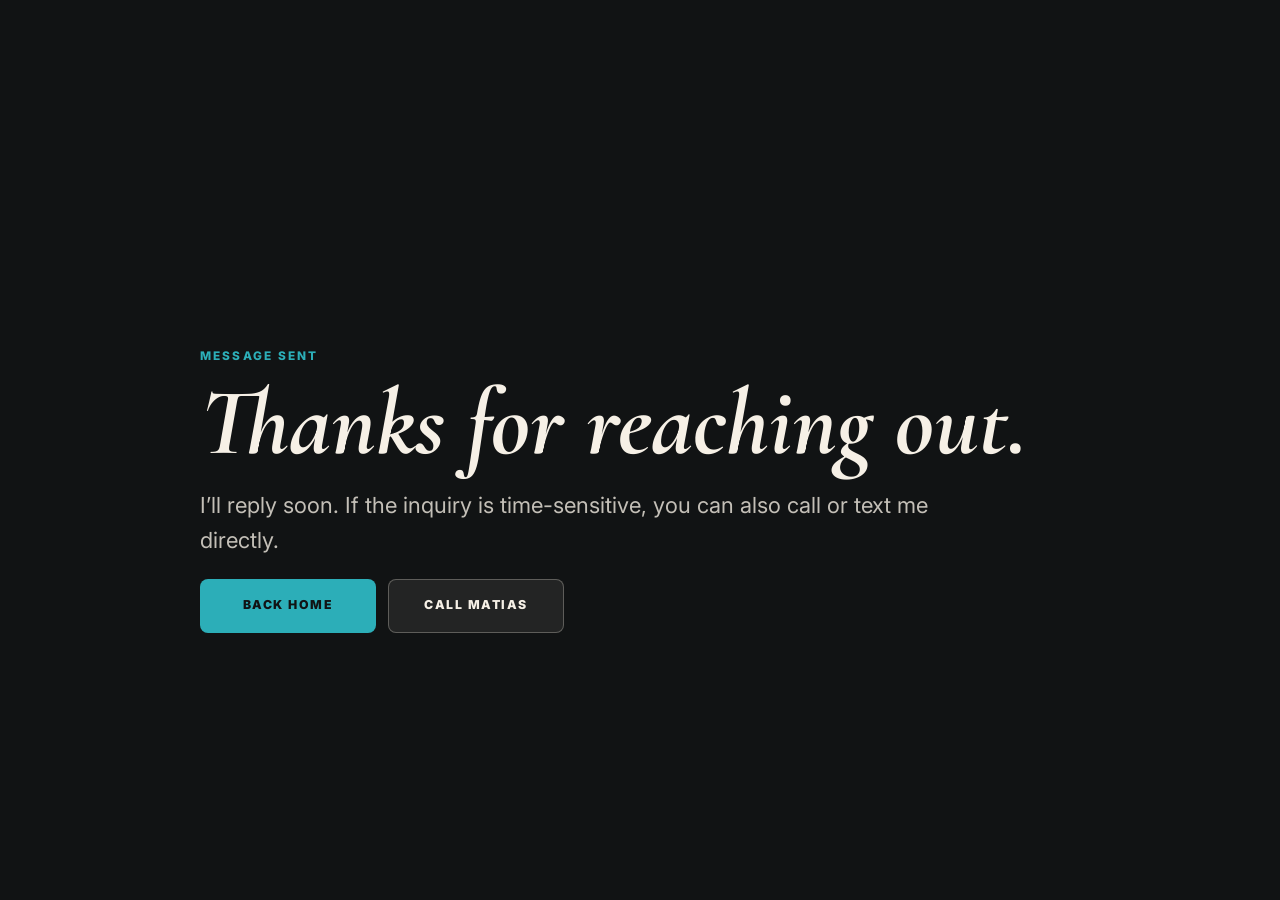
<file: success.html>
<!DOCTYPE html>
<html lang="en">
<head>
  <meta charset="UTF-8">
  <meta name="viewport" content="width=device-width, initial-scale=1.0">
  <!-- Google tag (gtag.js) -->
  <script async src="https://www.googletagmanager.com/gtag/js?id=G-Y1GDD7NSXY"></script>
  <script>
    window.dataLayer = window.dataLayer || [];
    function gtag(){dataLayer.push(arguments);}
    gtag('js', new Date());
    gtag('config', 'G-Y1GDD7NSXY');
  </script>
  <title>Inquiry Sent | Matias Menarguez Music Studio</title>
  <link rel="preconnect" href="https://fonts.googleapis.com">
  <link rel="preconnect" href="https://fonts.gstatic.com" crossorigin>
  <link href="https://fonts.googleapis.com/css2?family=Cormorant+Garamond:ital,wght@1,600;1,700&family=Inter:wght@400;500;650;700;800;850&display=swap" rel="stylesheet">
  <link rel="icon" href="favicon.svg" type="image/svg+xml">
  <link rel="stylesheet" href="css/styles.css">
</head>
<body>
  <main class="page-hero" style="min-height: 100vh; display: flex; align-items: center;">
    <div class="narrow">
      <p class="eyebrow">Message sent</p>
      <h1>Thanks for reaching out.</h1>
      <p class="lead">I’ll reply soon. If the inquiry is time-sensitive, you can also call or text me directly.</p>
      <div class="button-row">
        <a class="button button-primary" href="index.html">Back Home</a>
        <a class="button button-secondary" href="tel:+15512357682">Call Matias</a>
      </div>
    </div>
  </main>
</body>
</html>
</file>
<file: css/styles.css>
:root {
  --ink: #111314;
  --ink-2: #1b1f20;
  --paper: #f6f0e6;
  --paper-2: #eee3d4;
  --muted: #6f6a62;
  --line: rgba(17, 19, 20, 0.14);
  --line-dark: rgba(246, 240, 230, 0.14);
  --teal: #2caeb8;
  --brass: #b9874d;
  --sage: #77866b;
  --white: #ffffff;
  --shadow: 0 26px 70px rgba(17, 19, 20, 0.18);
  --radius: 8px;
  --max: 1180px;
  --serif: "Cormorant Garamond", Georgia, serif;
  --sans: "Inter", Arial, sans-serif;
}

* {
  box-sizing: border-box;
}

html {
  scroll-behavior: smooth;
}

body {
  margin: 0;
  background: var(--paper);
  color: var(--ink);
  font-family: var(--sans);
  line-height: 1.65;
  width: 100%;
  overflow-x: hidden;
}

img {
  display: block;
  max-width: 100%;
}

a {
  color: inherit;
  text-decoration: none;
}

button,
input,
select,
textarea {
  font: inherit;
}

.serif {
  font-family: var(--serif);
  font-style: italic;
  font-weight: 700;
}

.eyebrow {
  margin: 0 0 14px;
  color: var(--teal);
  font-size: 0.74rem;
  font-weight: 800;
  letter-spacing: 0.18em;
  line-height: 1.35;
  text-transform: uppercase;
}

.site-header {
  position: fixed;
  inset: 0 0 auto;
  z-index: 50;
  background: rgba(246, 240, 230, 0.9);
  border-bottom: 1px solid rgba(17, 19, 20, 0.09);
  backdrop-filter: blur(18px);
}

.nav {
  width: min(var(--max), calc(100% - 40px));
  height: 78px;
  margin: 0 auto;
  display: flex;
  align-items: center;
  justify-content: space-between;
  gap: 24px;
}

.brand {
  display: inline-flex;
  flex-direction: column;
  gap: 2px;
  font-weight: 850;
  letter-spacing: 0.02em;
  line-height: 1.05;
}

.brand small {
  color: var(--muted);
  font-size: 0.68rem;
  font-weight: 700;
  letter-spacing: 0.14em;
  text-transform: uppercase;
}

.nav-links {
  display: flex;
  align-items: center;
  gap: 28px;
  color: rgba(17, 19, 20, 0.72);
  font-size: 0.76rem;
  font-weight: 800;
  letter-spacing: 0.12em;
  text-transform: uppercase;
}

.nav-links a:hover {
  color: var(--teal);
}

.nav-toggle {
  display: none;
  width: 46px;
  height: 46px;
  border: 1px solid var(--line);
  background: rgba(255, 255, 255, 0.5);
  color: var(--ink);
  align-items: center;
  justify-content: center;
}

.nav-toggle span,
.nav-toggle span::before,
.nav-toggle span::after {
  display: block;
  width: 20px;
  height: 2px;
  background: currentColor;
  content: "";
}

.nav-toggle span {
  position: relative;
}

.nav-toggle span::before,
.nav-toggle span::after {
  position: absolute;
  left: 0;
}

.nav-toggle span::before {
  top: -7px;
}

.nav-toggle span::after {
  top: 7px;
}

.mobile-panel {
  display: none;
  border-top: 1px solid var(--line);
  background: var(--paper);
}

.mobile-panel a {
  display: block;
  padding: 18px 28px;
  border-bottom: 1px solid var(--line);
  font-size: 0.78rem;
  font-weight: 850;
  letter-spacing: 0.14em;
  text-transform: uppercase;
}

.section {
  padding: 96px 0;
}

.section-tight {
  padding: 72px 0;
}

.wrap {
  width: min(var(--max), calc(100% - 40px));
  margin: 0 auto;
}

.narrow {
  width: min(880px, calc(100% - 40px));
  margin: 0 auto;
}

h1,
h2,
h3,
p {
  margin-top: 0;
  overflow-wrap: break-word;
}

h1 {
  margin-bottom: 22px;
  font-family: var(--serif);
  font-size: clamp(3.3rem, 7.4vw, 7.8rem);
  font-style: italic;
  font-weight: 700;
  letter-spacing: 0;
  line-height: 0.92;
}

h2 {
  margin-bottom: 18px;
  font-family: var(--serif);
  font-size: clamp(2.55rem, 5vw, 5.2rem);
  font-style: italic;
  font-weight: 700;
  letter-spacing: 0;
  line-height: 0.98;
}

h3 {
  margin-bottom: 12px;
  font-size: 1.12rem;
  line-height: 1.25;
}

.lead {
  max-width: 760px;
  color: rgba(17, 19, 20, 0.76);
  font-size: clamp(1.1rem, 2vw, 1.38rem);
  line-height: 1.55;
}

.muted {
  color: var(--muted);
}

.hero {
  min-height: 780px;
  padding: 146px 0 74px;
  display: flex;
  align-items: flex-end;
  position: relative;
  isolation: isolate;
  overflow: hidden;
  background: var(--ink);
  color: var(--paper);
}

.hero::before {
  position: absolute;
  inset: 0;
  z-index: -2;
  background-image: linear-gradient(var(--ink), var(--ink));
  background-position: center;
  background-size: cover;
  background-repeat: no-repeat;
  content: "";
}

.home-hero::before {
  background-image: url("../img/studio 1.JPEG");
}

.studio-hero::before {
  background-image: url("../img/Desk.JPEG");
}

.hero::after {
  position: absolute;
  inset: 0;
  z-index: -1;
  background:
    linear-gradient(90deg, rgba(17, 19, 20, 0.82), rgba(17, 19, 20, 0.42) 54%, rgba(17, 19, 20, 0.24)),
    linear-gradient(0deg, rgba(17, 19, 20, 0.72), rgba(17, 19, 20, 0.08) 55%);
  content: "";
}

.hero .lead {
  color: rgba(246, 240, 230, 0.86);
}

.hero-grid {
  display: grid;
  grid-template-columns: minmax(0, 1fr) 360px;
  gap: 48px;
  align-items: end;
}

.hero-grid > *,
.split > *,
.page-hero-inner > *,
.contact-panel > * {
  min-width: 0;
}

.hero-card {
  padding: 26px;
  border: 1px solid var(--line-dark);
  border-radius: var(--radius);
  background: rgba(17, 19, 20, 0.58);
  box-shadow: var(--shadow);
}

.hero-card strong {
  display: block;
  margin-bottom: 6px;
  color: var(--white);
}

.hero-card p {
  margin-bottom: 18px;
  color: rgba(246, 240, 230, 0.75);
  font-size: 0.95rem;
}

.button-row {
  display: flex;
  flex-wrap: wrap;
  gap: 12px;
  align-items: center;
}

.button {
  min-height: 54px;
  min-width: 176px;
  padding: 15px 22px;
  display: inline-flex;
  align-items: center;
  justify-content: center;
  border: 1px solid transparent;
  border-radius: var(--radius);
  font-size: 0.77rem;
  font-weight: 850;
  letter-spacing: 0.12em;
  line-height: 1.2;
  text-align: center;
  text-transform: uppercase;
  transition: transform 160ms ease, background 160ms ease, border-color 160ms ease, color 160ms ease;
}

.button:hover {
  transform: translateY(-1px);
}

.button-primary {
  background: var(--teal);
  color: var(--ink);
}

.button-primary:hover {
  background: var(--white);
}

.button-secondary {
  border-color: rgba(246, 240, 230, 0.28);
  color: var(--paper);
  background: rgba(246, 240, 230, 0.08);
}

.button-secondary:hover {
  border-color: rgba(246, 240, 230, 0.56);
}

.button-light {
  border-color: var(--line);
  color: var(--ink);
  background: rgba(255, 255, 255, 0.42);
}

.button-light:hover {
  border-color: rgba(17, 19, 20, 0.34);
  background: var(--white);
}

.trust-strip {
  display: grid;
  grid-template-columns: repeat(4, 1fr);
  border: 1px solid var(--line);
  border-radius: var(--radius);
  background: rgba(255, 255, 255, 0.48);
  overflow: hidden;
}

.trust-strip div {
  padding: 22px;
  border-right: 1px solid var(--line);
}

.trust-strip div:last-child {
  border-right: 0;
}

.trust-strip strong {
  display: block;
  margin-bottom: 4px;
  color: var(--ink);
}

.trust-strip span {
  color: var(--muted);
  font-size: 0.92rem;
}

.split {
  display: grid;
  grid-template-columns: minmax(0, 0.9fr) minmax(0, 1.1fr);
  gap: 58px;
  align-items: center;
}

.split.reverse {
  grid-template-columns: minmax(0, 1.05fr) minmax(0, 0.95fr);
}

.image-panel {
  position: relative;
  overflow: hidden;
  border-radius: var(--radius);
  box-shadow: var(--shadow);
  background: var(--ink);
}

.image-panel img {
  width: 100%;
  min-height: 420px;
  object-fit: cover;
}

.image-panel.short img {
  min-height: 340px;
}

.image-note {
  position: absolute;
  left: 18px;
  right: 18px;
  bottom: 18px;
  padding: 16px;
  border: 1px solid var(--line-dark);
  border-radius: var(--radius);
  background: rgba(17, 19, 20, 0.72);
  color: rgba(246, 240, 230, 0.86);
  font-size: 0.9rem;
}

.cards {
  display: grid;
  grid-template-columns: repeat(3, 1fr);
  gap: 18px;
}

.card {
  padding: 28px;
  border: 1px solid var(--line);
  border-radius: var(--radius);
  background: rgba(255, 255, 255, 0.5);
}

.card.dark {
  border-color: var(--line-dark);
  background: rgba(255, 255, 255, 0.06);
}

.card p:last-child {
  margin-bottom: 0;
}

.soft {
  background: var(--paper-2);
}

.dark {
  background: var(--ink);
  color: var(--paper);
}

.dark .lead,
.dark .muted {
  color: rgba(246, 240, 230, 0.74);
}

.dark .card {
  border-color: var(--line-dark);
  background: rgba(255, 255, 255, 0.06);
}

.steps {
  display: grid;
  grid-template-columns: repeat(3, 1fr);
  gap: 18px;
  counter-reset: steps;
}

.step {
  padding: 28px;
  border: 1px solid var(--line);
  border-radius: var(--radius);
  background: rgba(255, 255, 255, 0.48);
  counter-increment: steps;
}

.step::before {
  display: inline-flex;
  width: 34px;
  height: 34px;
  margin-bottom: 18px;
  align-items: center;
  justify-content: center;
  border-radius: 50%;
  background: var(--ink);
  color: var(--paper);
  font-size: 0.8rem;
  font-weight: 850;
  content: counter(steps);
}

.list {
  display: grid;
  gap: 12px;
  margin: 24px 0 0;
  padding: 0;
  list-style: none;
}

.list li {
  padding: 14px 0 14px 24px;
  position: relative;
  border-top: 1px solid var(--line);
  color: var(--muted);
}

.list li::before {
  position: absolute;
  left: 0;
  color: var(--teal);
  content: "/";
  font-weight: 850;
}

.contact-panel {
  display: grid;
  grid-template-columns: minmax(0, 0.84fr) minmax(0, 1.16fr);
  gap: 42px;
  padding: 34px;
  border: 1px solid var(--line);
  border-radius: var(--radius);
  background: rgba(255, 255, 255, 0.58);
  box-shadow: var(--shadow);
}

.form {
  display: grid;
  gap: 14px;
}

.form label {
  display: grid;
  gap: 7px;
  color: rgba(17, 19, 20, 0.72);
  font-size: 0.78rem;
  font-weight: 800;
  letter-spacing: 0.08em;
  text-transform: uppercase;
}

.form input,
.form select,
.form textarea {
  width: 100%;
  min-height: 54px;
  padding: 14px 15px;
  border: 1px solid rgba(17, 19, 20, 0.16);
  border-radius: var(--radius);
  background: rgba(255, 255, 255, 0.72);
  color: var(--ink);
  font-size: 1rem;
  outline: none;
}

.form textarea {
  min-height: 150px;
  resize: vertical;
}

.form input:focus,
.form select:focus,
.form textarea:focus {
  border-color: var(--teal);
  background: var(--white);
}

.form .hidden {
  display: none;
}

.review-shell {
  position: relative;
  overflow: hidden;
}

.reviews {
  display: flex;
  transition: transform 360ms ease;
}

.review {
  min-width: 100%;
  padding: 34px;
  border: 1px solid var(--line-dark);
  border-radius: var(--radius);
  background: rgba(255, 255, 255, 0.07);
}

.review p {
  color: rgba(246, 240, 230, 0.88);
  font-family: var(--serif);
  font-size: clamp(1.55rem, 3vw, 2.35rem);
  font-style: italic;
  line-height: 1.22;
}

.review strong {
  color: var(--teal);
  font-size: 0.78rem;
  letter-spacing: 0.16em;
  text-transform: uppercase;
}

.carousel-controls {
  display: flex;
  gap: 10px;
  margin-top: 16px;
}

.icon-button {
  width: 48px;
  height: 48px;
  border: 1px solid var(--line-dark);
  border-radius: 50%;
  background: transparent;
  color: var(--paper);
  cursor: pointer;
}

.spotify-grid {
  display: grid;
  grid-template-columns: repeat(2, 1fr);
  gap: 18px;
}

.spotify {
  width: 100%;
  height: 352px;
  border: 0;
  border-radius: var(--radius);
  background: #0b0b0b;
}

.page-hero {
  padding: 158px 0 76px;
  background: var(--ink);
  color: var(--paper);
}

.page-hero .lead {
  color: rgba(246, 240, 230, 0.78);
}

.page-hero-inner {
  display: grid;
  grid-template-columns: minmax(0, 0.95fr) minmax(0, 1.05fr);
  gap: 48px;
  align-items: center;
}

.page-hero img {
  width: 100%;
  max-height: 520px;
  border-radius: var(--radius);
  object-fit: cover;
  box-shadow: var(--shadow);
}

.site-footer {
  padding: 48px 0;
  border-top: 1px solid var(--line);
  background: var(--ink);
  color: rgba(246, 240, 230, 0.72);
}

.footer-grid {
  width: min(var(--max), calc(100% - 40px));
  margin: 0 auto;
  display: grid;
  grid-template-columns: 1fr auto;
  gap: 24px;
  align-items: end;
}

.footer-links {
  display: flex;
  flex-wrap: wrap;
  gap: 18px;
  font-size: 0.82rem;
}

.footer-links a:hover {
  color: var(--teal);
}

@media (max-width: 980px) {
  .hero-grid,
  .split,
  .split.reverse,
  .contact-panel,
  .page-hero-inner {
    grid-template-columns: 1fr;
  }

  .hero-card {
    max-width: 520px;
  }

  .trust-strip,
  .cards,
  .steps,
  .spotify-grid {
    grid-template-columns: 1fr 1fr;
  }
}

@media (max-width: 760px) {
  .nav {
    width: calc(100vw - 28px);
    height: 70px;
    padding: 0;
  }

  .brand {
    font-size: 0.92rem;
  }

  .brand small {
    display: none;
  }

  .nav-links {
    display: none;
  }

  .nav-toggle {
    display: inline-flex;
  }

  .mobile-panel.is-open {
    display: block;
  }

  .wrap,
  .narrow,
  .footer-grid {
    width: calc(100vw - 36px);
    max-width: calc(100vw - 36px);
    margin-left: auto;
    margin-right: auto;
  }

  .section {
    padding: 72px 0;
  }

  .section-tight {
    padding: 56px 0;
  }

  h1 {
    font-size: clamp(2.35rem, 9.6vw, 2.75rem);
    line-height: 0.98;
  }

  h2 {
    font-size: clamp(2.35rem, 10vw, 3.2rem);
  }

  .hero {
    min-height: auto;
    padding: 122px 0 56px;
    align-items: center;
  }

  .hero::after {
    background:
      linear-gradient(rgba(17, 19, 20, 0.58), rgba(17, 19, 20, 0.76)),
      linear-gradient(0deg, rgba(17, 19, 20, 0.75), rgba(17, 19, 20, 0.04) 60%);
  }

  .hero-grid {
    gap: 30px;
  }

  .hero-card {
    padding: 22px;
    max-width: 100%;
  }

  .button-row {
    width: 100%;
  }

  .button {
    width: 100%;
    min-width: 0;
  }

  .trust-strip,
  .cards,
  .steps,
  .spotify-grid {
    grid-template-columns: 1fr;
  }

  .trust-strip div {
    border-right: 0;
    border-bottom: 1px solid var(--line);
  }

  .trust-strip div:last-child {
    border-bottom: 0;
  }

  .image-panel img {
    min-height: 300px;
  }

  .contact-panel {
    padding: 22px;
  }

  .page-hero {
    padding: 120px 0 56px;
  }

  .review {
    padding: 24px;
  }

  .footer-grid {
    grid-template-columns: 1fr;
  }
}

@media (max-width: 480px) {
  .wrap,
  .narrow,
  .footer-grid {
    width: min(300px, calc(100vw - 64px));
    max-width: min(300px, calc(100vw - 64px));
  }

  .nav {
    width: min(300px, calc(100vw - 64px));
  }

  h1 {
    font-size: clamp(2.25rem, 9vw, 2.6rem);
  }
}
</file>
